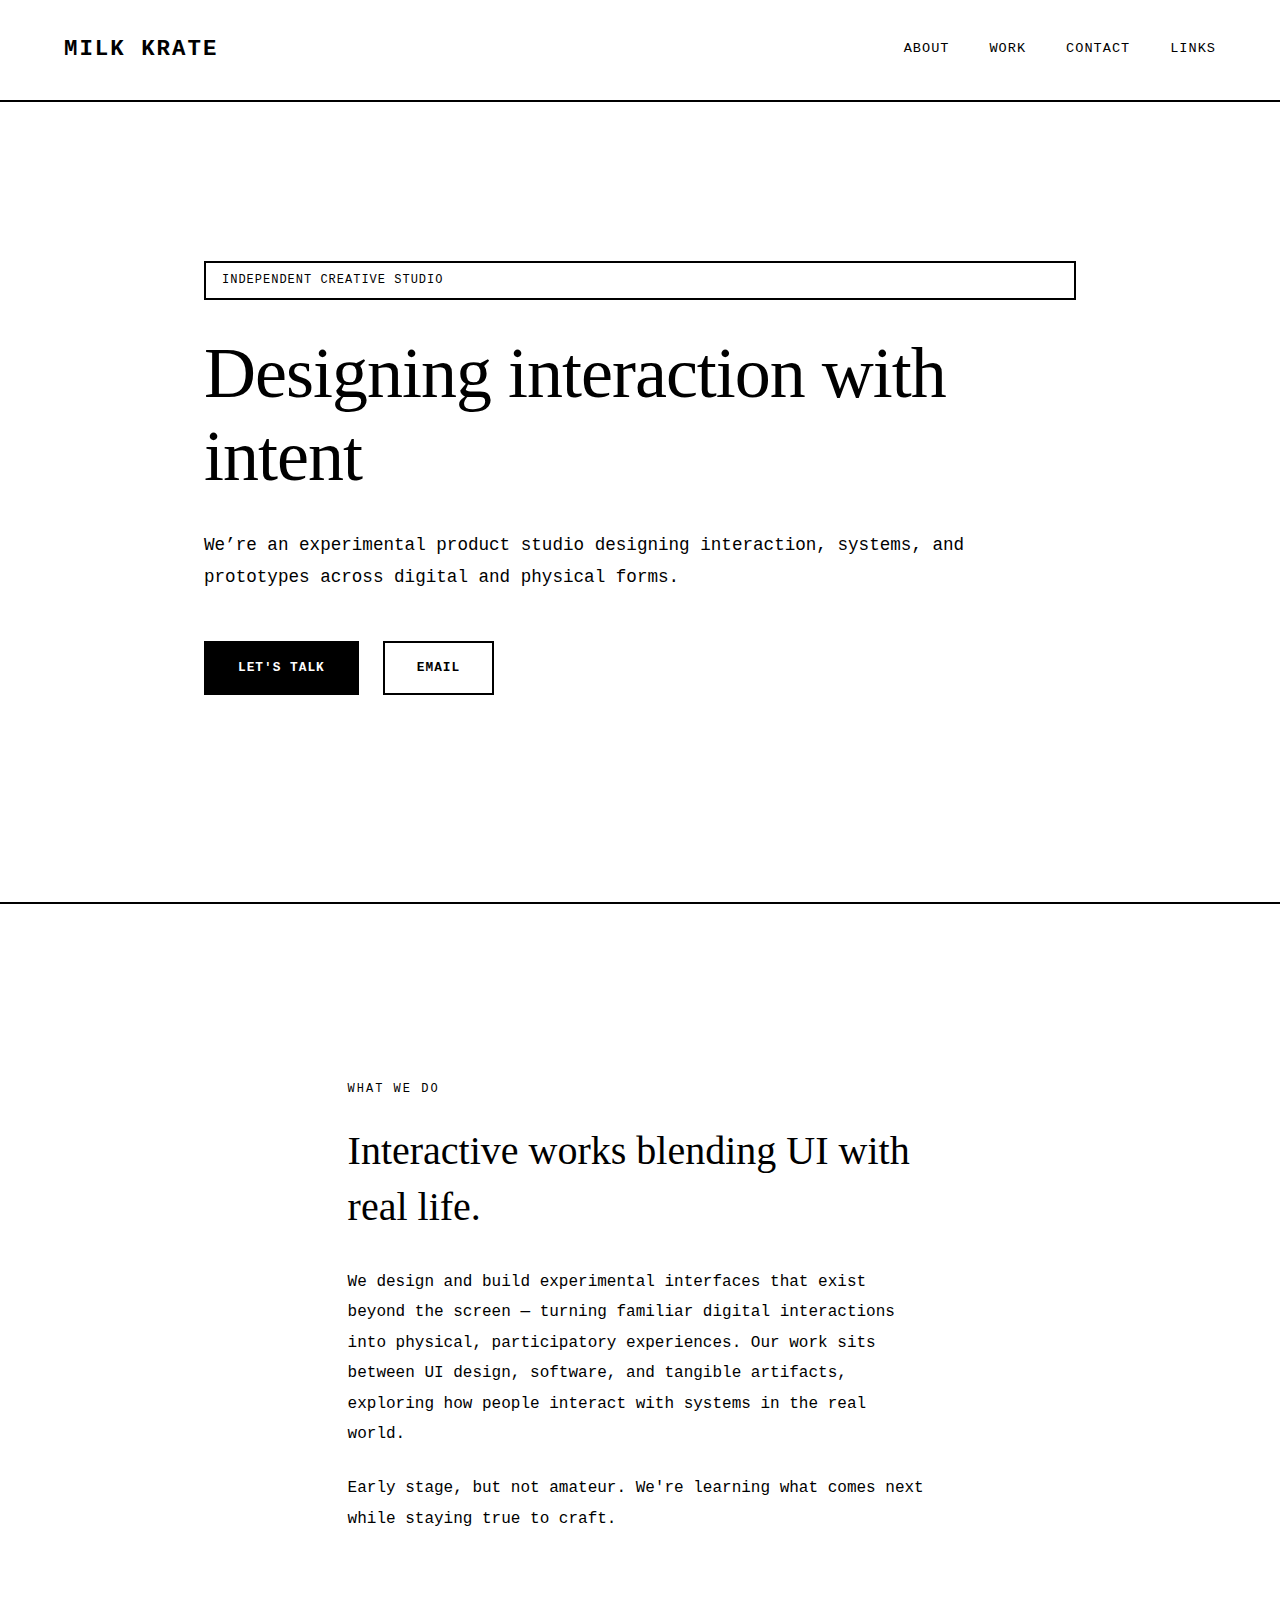
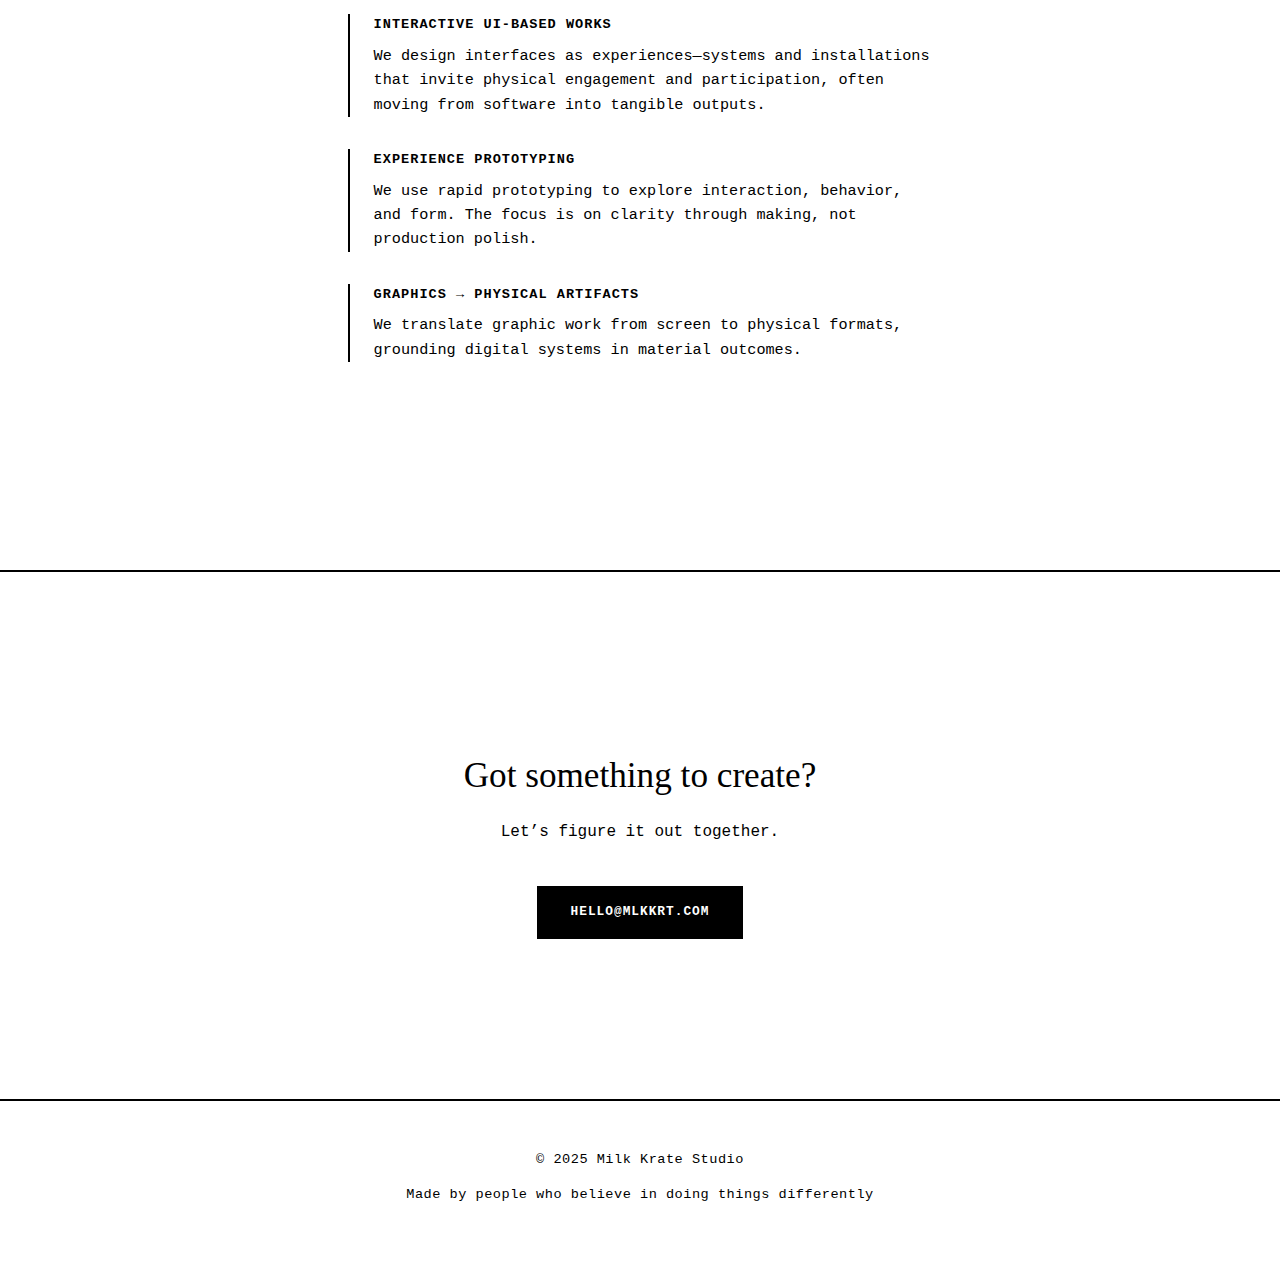
<file: index.html>
<!DOCTYPE html>
<html lang="en">
  <head>
    <meta charset="UTF-8" />
    <meta name="viewport" content="width=device-width, initial-scale=1.0" />
    <title>Milk Krate - Indie Studio</title>
    <meta
      name="description"
      content="Designing interaction with intent—UI/UX, visual systems, and prototyping for digital products, device interfaces, and physical artifacts."
    />
    <meta name="robots" content="index, follow" />
    <link rel="stylesheet" href="styles/styles.css" />
    <link rel="stylesheet" href="styles/home.css" />
  </head>
  <body>
    <header>
      <div class="logo"><span class="logo-full">Milk Krate</span><span class="logo-short">MLKKRT</span></div>
      <nav>
        <a href="#about">About</a>
        <a href="#focus">Work</a>
        <a href="#contact">Contact</a>
        <a href="links.html">Links</a>
      </nav>
    </header>

    <section class="hero">
      <div class="badge">Independent Creative Studio</div>
      <h1>Designing interaction with intent</h1>
      <p class="hero-subtitle">
        We’re an experimental product studio designing interaction, systems, and
        prototypes across digital and physical forms.
      </p>
      <div class="cta-group">
        <a href="#contact" class="btn btn-primary">Let's talk</a>
        <a href="mailto:hello@mlkkrt.com" class="btn btn-secondary">Email</a>
      </div>
    </section>

    <div class="divider"></div>

    <section class="about" id="about">
      <div class="about-content">
        <div class="about-label">What we do</div>
        <h2>Interactive works blending UI with real life.</h2>
        <p>
          We design and build experimental interfaces that exist beyond the
          screen — turning familiar digital interactions into physical,
          participatory experiences. Our work sits between UI design, software,
          and tangible artifacts, exploring how people interact with systems in
          the real world.
        </p>
        <p>
          Early stage, but not amateur. We're learning what comes next while
          staying true to craft.
        </p>

        <div class="values">
          <div class="value">
            <div class="value-title">Interactive UI-Based Works</div>
            <div class="value-desc">
              We design interfaces as experiences—systems and installations that
              invite physical engagement and participation, often moving from
              software into tangible outputs.
            </div>
          </div>
          <div class="value">
            <div class="value-title">Experience Prototyping</div>
            <div class="value-desc">
              We use rapid prototyping to explore interaction, behavior, and
              form. The focus is on clarity through making, not production
              polish.
            </div>
          </div>
          <div class="value">
            <div class="value-title">Graphics → Physical Artifacts</div>
            <div class="value-desc">
              We translate graphic work from screen to physical formats,
              grounding digital systems in material outcomes.
            </div>
          </div>
        </div>
      </div>
    </section>

    <div class="divider"></div>

    <section class="cta-section" id="contact">
      <h2>Got something to create?</h2>
      <p>Let’s figure it out together.</p>
      <a href="mailto:hello@mlkkrt.com" class="btn btn-primary"
        >hello@mlkkrt.com</a
      >
    </section>

    <footer>
      <p>© 2025 Milk Krate Studio</p>
      <p>Made by people who believe in doing things differently</p>
    </footer>
  </body>
</html>
</file>
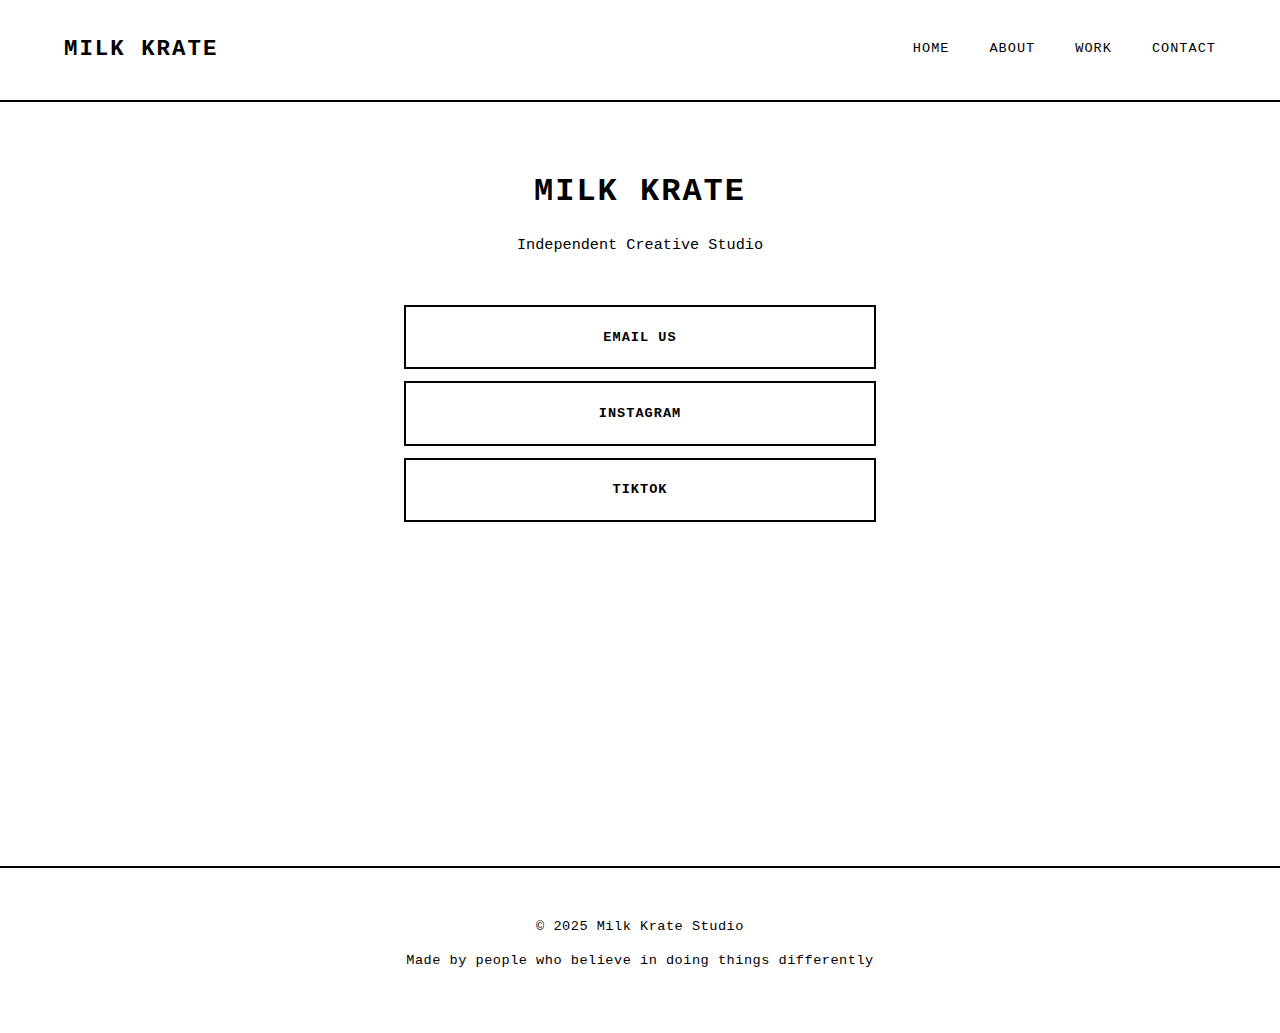
<file: links.html>
<!DOCTYPE html>
<html lang="en">
  <head>
    <meta charset="UTF-8" />
    <meta name="viewport" content="width=device-width, initial-scale=1.0" />
    <title>Links - Milk Krate</title>
    <meta
      name="description"
      content="Connect with Milk Krate - Independent creative studio. Find all our links in one place."
    />
    <meta name="robots" content="index, follow" />
    <link rel="stylesheet" href="styles/styles.css" />
    <link rel="stylesheet" href="styles/links.css" />
  </head>
  <body>
    <header>
      <a href="index.html" class="logo"><span class="logo-full">Milk Krate</span><span class="logo-short">MLKKRT</span></a>
      <nav>
        <a href="index.html">Home</a>
        <a href="index.html#about">About</a>
        <a href="index.html#focus">Work</a>
        <a href="index.html#contact">Contact</a>
      </nav>
    </header>

    <div class="links-container">
      <div class="profile-section">
        <h1 class="profile-title">Milk Krate</h1>
        <p class="profile-bio">Independent Creative Studio</p>
      </div>

      <div class="link-list">
        <a href="mailto:hello@mlkkrt.com" class="link-button">Email Us</a>
        <a href="https://www.instagram.com/_mlkkrt" class="link-button"
          >Instagram</a
        >
        <a href="https://www.tiktok.com/@_mlkkrt" class="link-button">TikTok</a>
      </div>
    </div>

    <footer>
      <p>© 2025 Milk Krate Studio</p>
      <p>Made by people who believe in doing things differently</p>
    </footer>
  </body>
</html>
</file>
<file: styles/home.css>
/* Hero Section */
.hero {
  padding: 8rem 5% 6rem;
  max-width: 1000px;
  margin: 0 auto;
  min-height: 80vh;
  display: flex;
  flex-direction: column;
  justify-content: center;
}

.hero h1 {
  font-size: 4.5rem;
  line-height: 1.15;
  margin-bottom: 2rem;
  font-weight: 400;
  letter-spacing: -1px;
  color: #000;
  font-family: "Georgia", serif;
}

.highlight {
  font-style: italic;
}

.hero-subtitle {
  font-size: 1.1rem;
  color: #000;
  max-width: 800px;
  margin-bottom: 3rem;
  line-height: 1.8;
}

.cta-group {
  display: flex;
  gap: 1.5rem;
  flex-wrap: wrap;
}

.badge {
  display: inline-block;
  border: 2px solid #000;
  padding: 0.5rem 1rem;
  font-size: 0.75rem;
  letter-spacing: 1px;
  text-transform: uppercase;
  color: #000;
  margin-bottom: 2rem;
}

/* About Section */
.about {
  padding: 6rem 5%;
  max-width: 100%;
  margin: 0 auto;
}

.about-image {
  width: 100%;
  margin-bottom: 40px;
  display: block;
}

.about-content {
  max-width: 700px;
  margin: 0 auto;
  padding: 0 5%;
}

.about-label {
  font-size: 0.75rem;
  letter-spacing: 2px;
  text-transform: uppercase;
  color: #000;
  margin-bottom: 1.5rem;
}

.about h2 {
  font-size: 2.5rem;
  margin-bottom: 2rem;
  font-weight: 400;
  color: #000;
  font-family: "Georgia", serif;
  line-height: 1.4;
}

.about p {
  font-size: 1rem;
  color: #000;
  line-height: 1.9;
  margin-bottom: 1.5rem;
  max-width: 700px;
}

/* Values */
.values {
  display: grid;
  grid-template-columns: repeat(auto-fit, minmax(400px, 1fr));
  gap: 2rem;
  margin-top: 3rem;
  padding: 2rem 0;
}

.value {
  border-left: 2px solid #000;
  padding-left: 1.5rem;
}

.value-title {
  font-size: 0.85rem;
  letter-spacing: 1px;
  text-transform: uppercase;
  color: #000;
  margin-bottom: 0.5rem;
  font-weight: 600;
}

.value-desc {
  font-size: 0.95rem;
  color: #000;
  line-height: 1.6;
}

/* Focus Section */
.focus-section {
  padding: 6rem 5%;
  max-width: 900px;
  margin: 0 auto;
}

.focus-label {
  font-size: 0.75rem;
  letter-spacing: 2px;
  text-transform: uppercase;
  color: #000;
  margin-bottom: 1.5rem;
}

.focus-title {
  font-size: 2.5rem;
  margin-bottom: 2rem;
  font-weight: 400;
  font-family: "Georgia", serif;
  line-height: 1.4;
}

.focus-text p {
  font-size: 1rem;
  color: #000;
  line-height: 1.9;
  margin-bottom: 1.5rem;
}

/* CTA Section */
.cta-section {
  padding: 6rem 5%;
  max-width: 900px;
  margin: 0 auto;
  text-align: center;
}

.cta-section h2 {
  font-size: 2.2rem;
  margin-bottom: 1rem;
  font-weight: 400;
  color: #000;
  font-family: "Georgia", serif;
}

.cta-section p {
  font-size: 1rem;
  color: #000;
  margin-bottom: 2.5rem;
}

/* Mobile Responsive */
@media (max-width: 768px) {
  .hero h1 {
    font-size: 2.5rem;
  }

  .about h2 {
    font-size: 1.8rem;
  }

  .cta-section h2 {
    font-size: 1.6rem;
  }

  .values {
    grid-template-columns: 1fr;
  }

  .focus-title {
    font-size: 1.8rem;
  }
}
</file>
<file: styles/links.css>
/* Links Page Container */
.links-container {
  padding: 4rem 5%;
  max-width: 600px;
  margin: 0 auto;
  min-height: calc(100vh - 200px);
  display: flex;
  flex-direction: column;
  align-items: center;
}

/* Profile Section */
.profile-section {
  text-align: center;
  margin-bottom: 3rem;
}

.profile-title {
  font-size: 2rem;
  font-weight: 700;
  letter-spacing: 2px;
  text-transform: uppercase;
  margin-bottom: 1rem;
  color: #000;
}

.profile-bio {
  font-size: 0.95rem;
  color: #000;
  line-height: 1.6;
}

/* Link List */
.link-list {
  width: 100%;
  display: flex;
  flex-direction: column;
  gap: 0.75rem;
}

/* Link Button */
.link-button {
  display: block;
  width: 100%;
  padding: 1.2rem 2rem;
  text-align: center;
  text-decoration: none;
  color: #000;
  background: transparent;
  border: 2px solid #000;
  font-family: "Courier New", monospace;
  font-size: 0.85rem;
  letter-spacing: 1px;
  text-transform: uppercase;
  transition: all 0.3s;
  font-weight: 600;
}

.link-button:hover {
  background: #000;
  color: #fff;
}

/* Mobile Responsive */
@media (max-width: 768px) {
  .profile-title {
    font-size: 1.5rem;
  }

  .link-button {
    padding: 1rem 1.5rem;
    font-size: 0.8rem;
  }
}
</file>
<file: styles/styles.css>
/* Base Reset */
* {
  margin: 0;
  padding: 0;
  box-sizing: border-box;
}

/* Body */
body {
  font-family: "Courier New", monospace;
  background: #fff;
  color: #000;
  overflow-x: hidden;
  line-height: 1.6;
}

/* Header */
header {
  padding: 2rem 5%;
  display: flex;
  justify-content: space-between;
  align-items: center;
  border-bottom: 2px solid #000;
}

.logo {
  font-size: 1.4rem;
  font-weight: 700;
  letter-spacing: 2px;
  color: #000;
  text-transform: uppercase;
  text-decoration: none;
}

.logo-short {
  display: none;
}

/* Navigation */
nav {
  display: flex;
  gap: 2.5rem;
}

nav a {
  text-decoration: none;
  color: #000;
  font-size: 0.85rem;
  letter-spacing: 1px;
  text-transform: uppercase;
  transition: all 0.3s;
  border-bottom: 2px solid transparent;
}

nav a:hover {
  border-bottom: 2px solid #000;
}

/* Buttons */
.btn {
  padding: 0.9rem 2rem;
  font-size: 0.8rem;
  border: 2px solid #000;
  border-radius: 0;
  cursor: pointer;
  transition: all 0.3s;
  font-weight: 600;
  text-decoration: none;
  display: inline-block;
  font-family: "Courier New", monospace;
  letter-spacing: 1px;
  text-transform: uppercase;
  background: transparent;
  color: #000;
}

.btn-primary {
  background: #000;
  color: #fff;
}

.btn-primary:hover {
  background: #fff;
  color: #000;
}

.btn-secondary {
  background: transparent;
  color: #000;
}

.btn-secondary:hover {
  background: #000;
  color: #fff;
}

/* Divider */
.divider {
  width: 100%;
  height: 2px;
  background: #000;
  margin: 5rem 0;
}

/* Footer */
footer {
  padding: 3rem 5%;
  border-top: 2px solid #000;
  text-align: center;
  margin-top: 4rem;
}

footer p {
  color: #000;
  margin-bottom: 0.8rem;
  font-size: 0.85rem;
  letter-spacing: 0.5px;
}

footer a {
  color: #000;
  text-decoration: none;
  transition: all 0.3s;
  border-bottom: 1px solid #000;
}

footer a:hover {
  text-decoration: none;
}

/* Mobile Responsive */
@media (max-width: 768px) {
  .logo-full {
    display: none;
  }

  .logo-short {
    display: inline;
  }

  header {
    padding: 0.7rem 2%;
  }

  nav {
    gap: 1rem;
    font-size: 0.75rem;
  }
}
</file>
